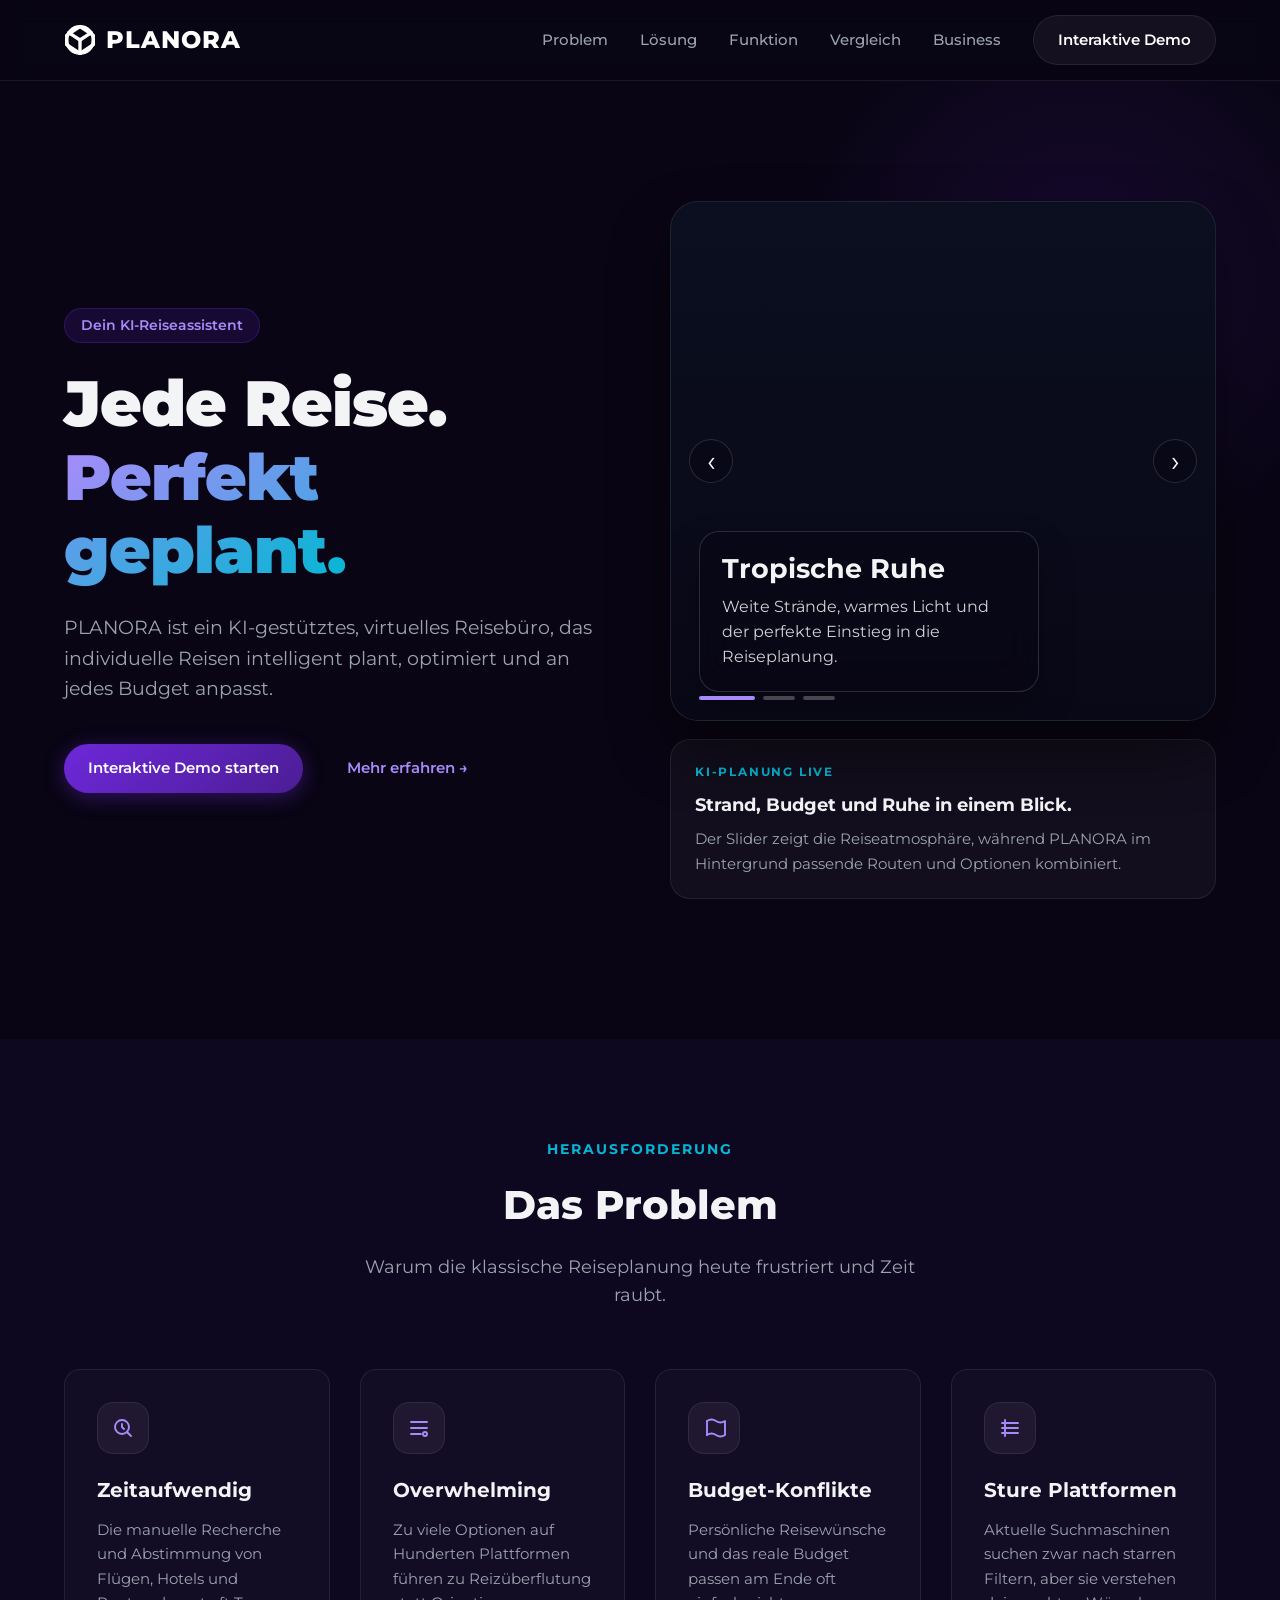
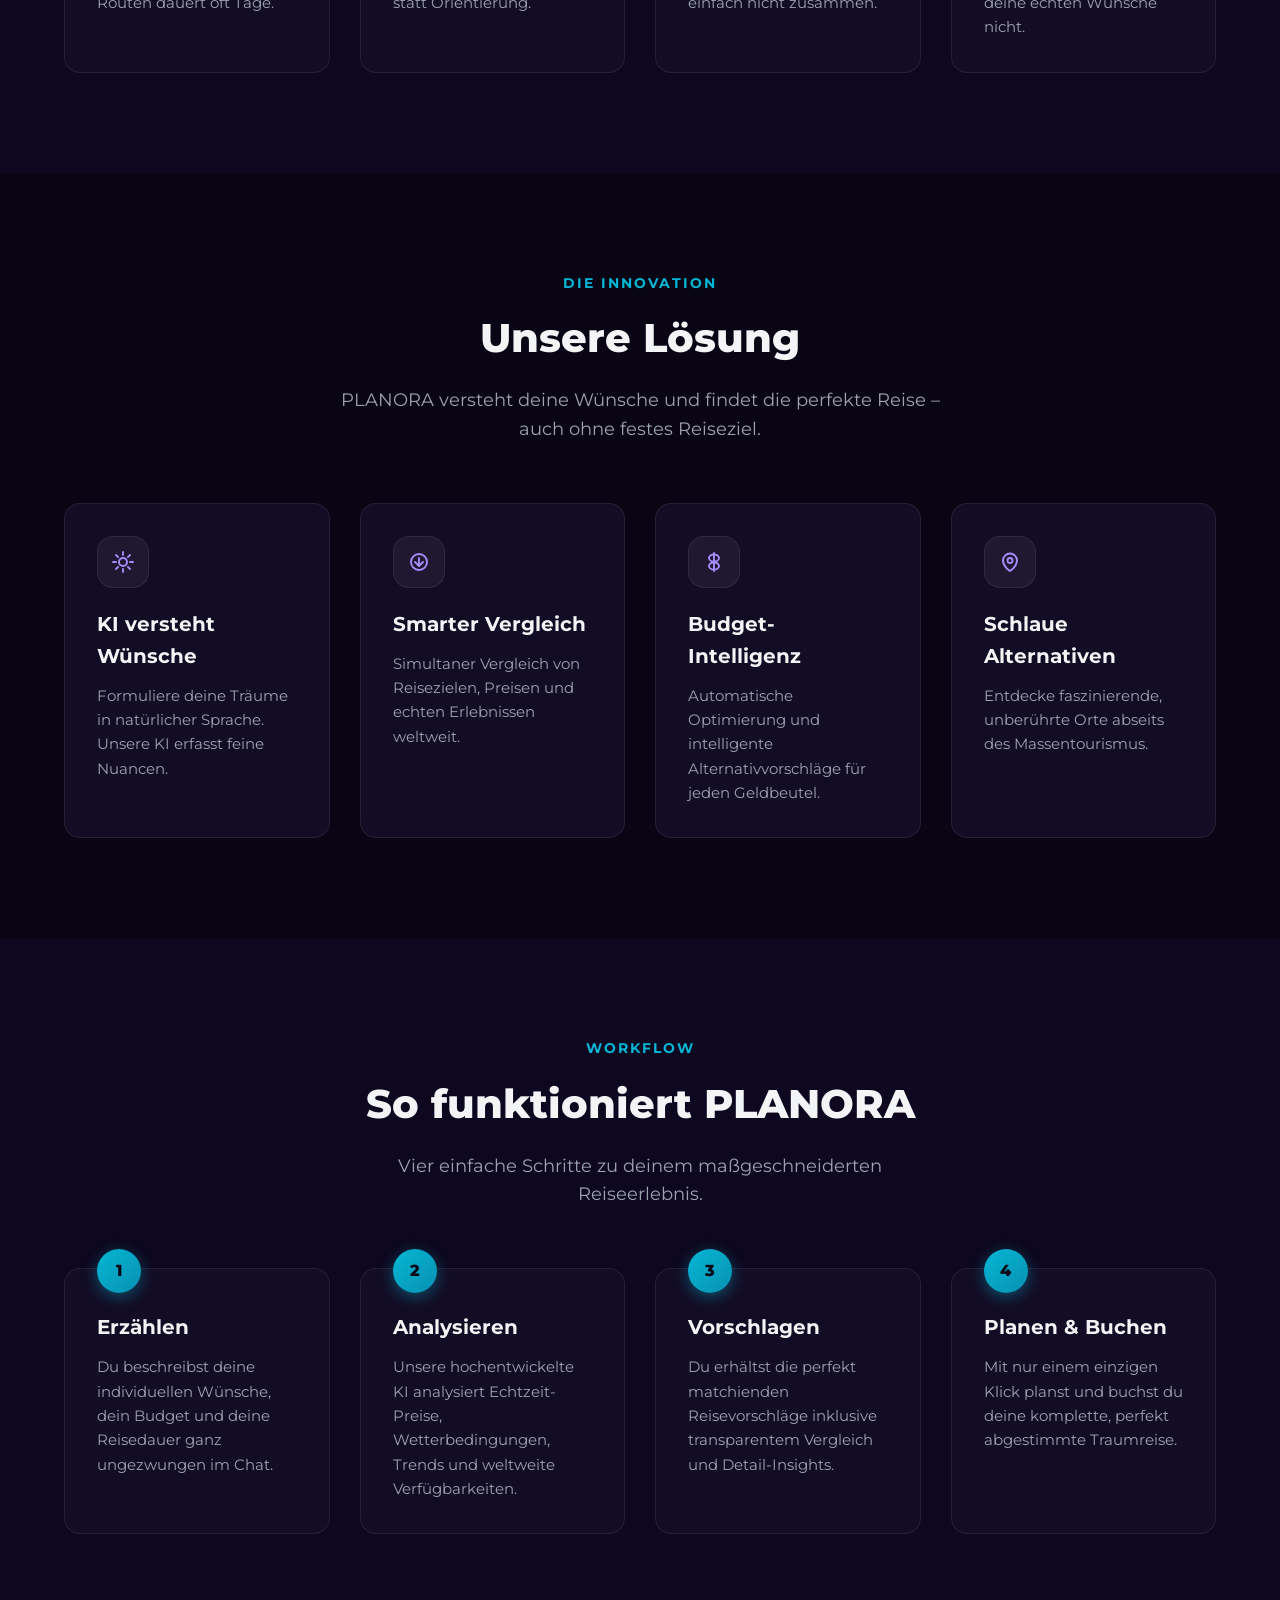
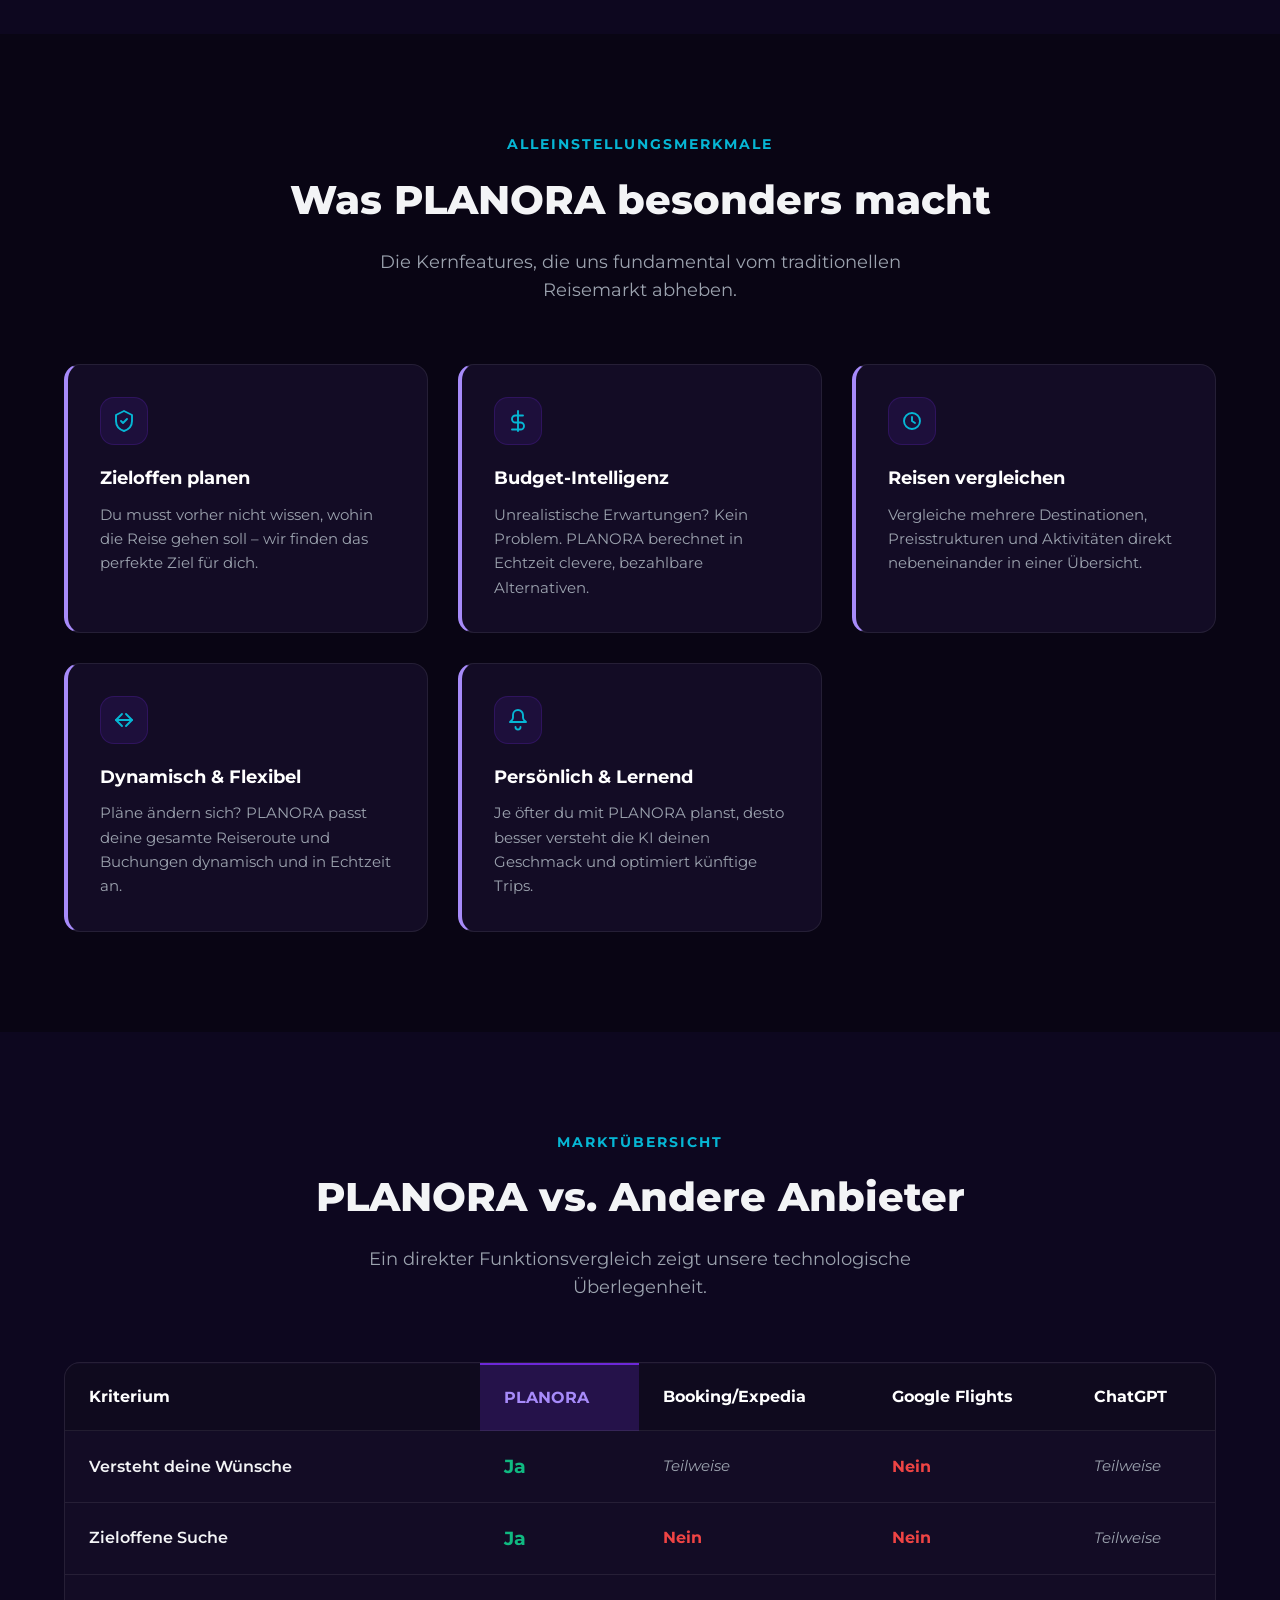
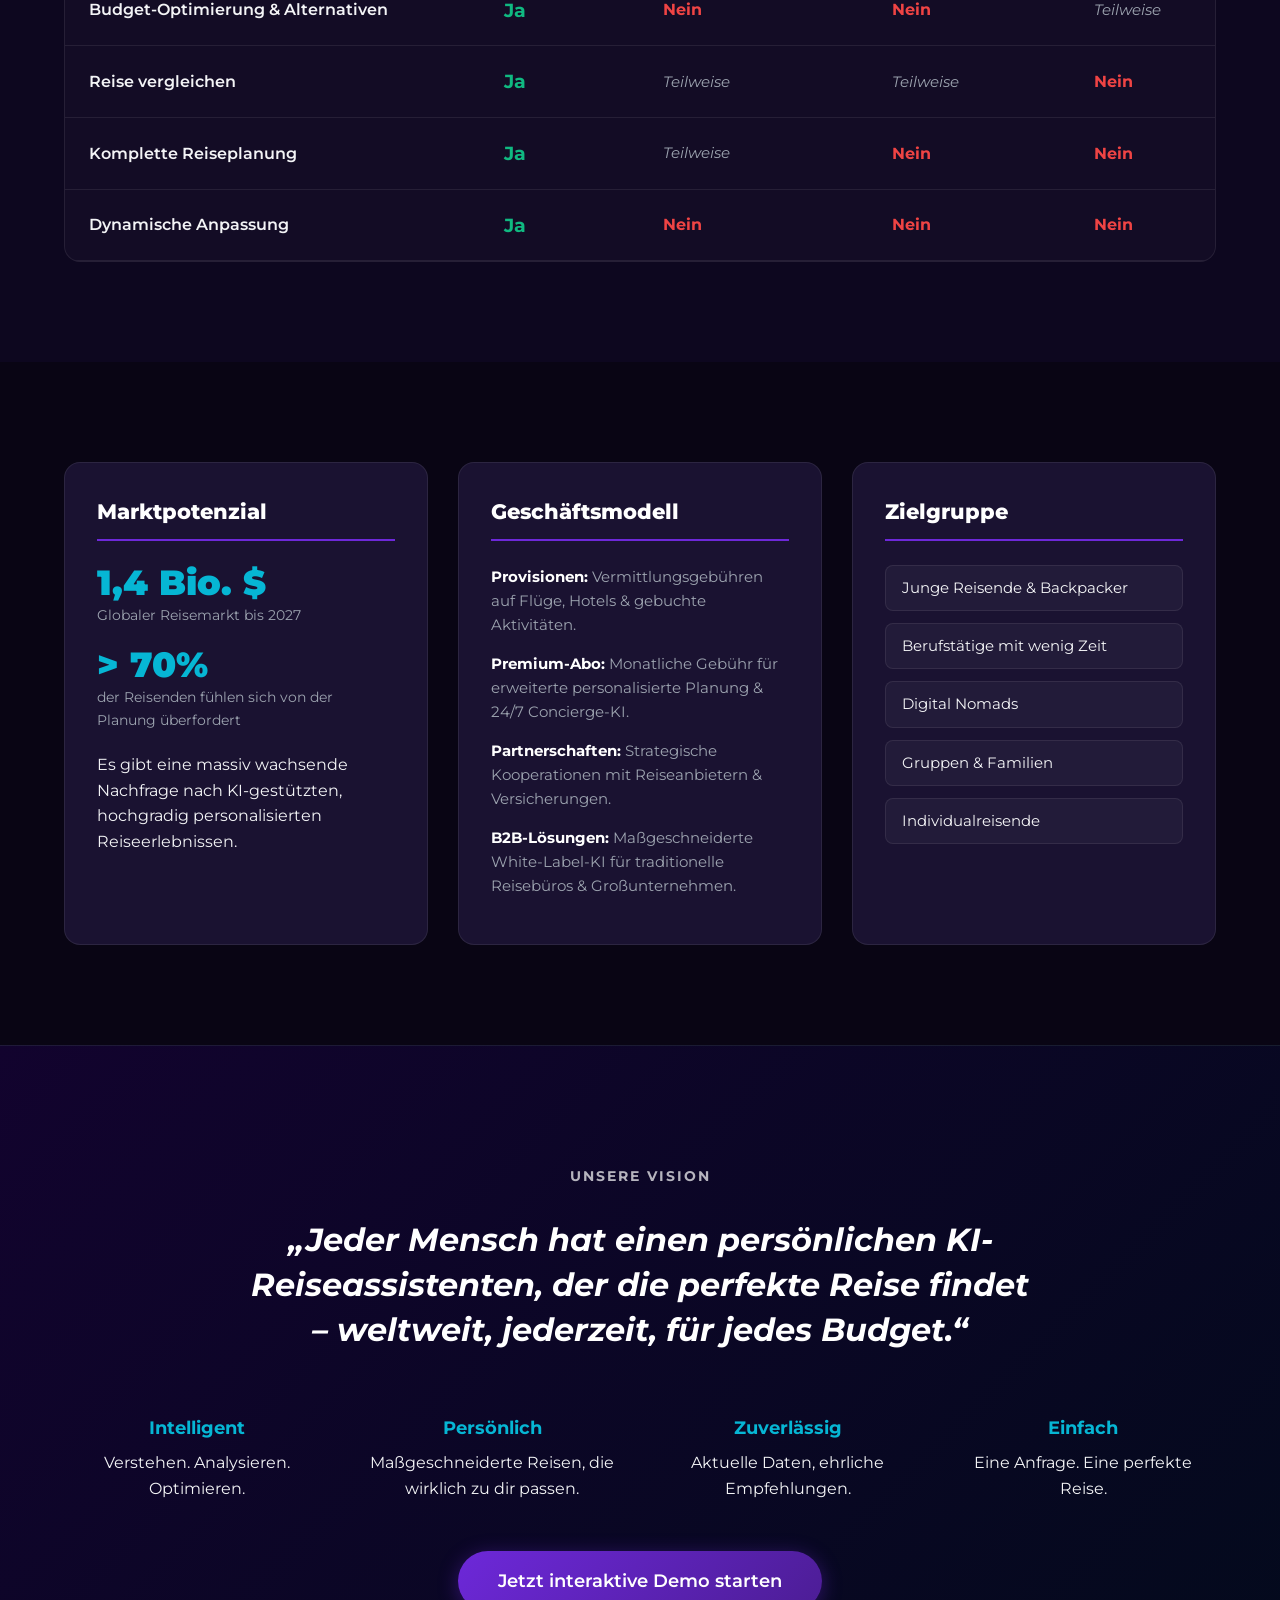
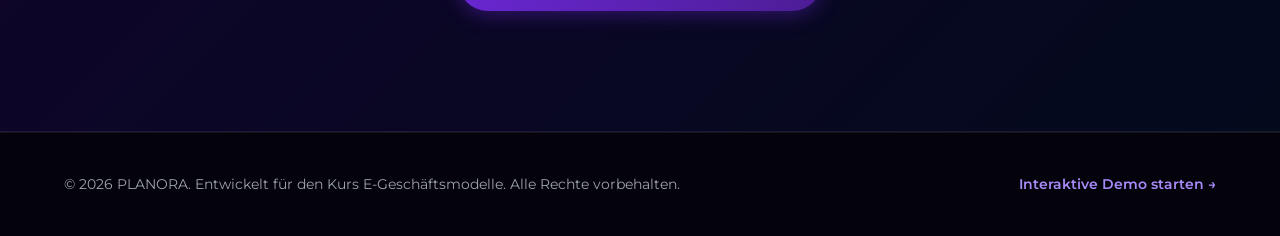
<file: index.html>
<!DOCTYPE html>
<html lang="de">
<head>
    <meta charset="UTF-8">
    <meta name="viewport" content="width=device-width, initial-scale=1.0">
    <title>PLANORA - Dein KI-Reiseassistent | Jede Reise. Perfekt geplant.</title>
    <link rel="stylesheet" href="css/style.css">
    <link href="https://fonts.googleapis.com/css2?family=Montserrat:wght@300;400;600;700&display=swap" rel="stylesheet">
    <script src="js/home.js" defer></script>
</head>
<body>

    <!-- Header / Navigation -->
    <header>
        <div class="container nav-container">
            <div class="logo">
                <svg width="32" height="32" viewBox="0 0 24 24" fill="none" stroke="currentColor" stroke-width="2.5" stroke-linecap="round" stroke-linejoin="round"><circle cx="12" cy="12" r="10"></circle><polygon points="12 2 22 8.5 22 15.5 12 22 2 15.5 2 8.5 12 2"></polygon><path d="M12 22V12"></path><path d="M12 12l8.5-5.5"></path><path d="M12 12L3.5 6.5"></path></svg>
                <span>PLANORA</span>
            </div>
            <nav>
                <a href="#problem">Problem</a>
                <a href="#loesung">Lösung</a>
                <a href="#funktionen">Funktion</a>
                <a href="#vergleich">Vergleich</a>
                <a href="#business">Business</a>
                <a href="demo.html" class="btn btn-secondary">Interaktive Demo</a>
            </nav>
        </div>
    </header>

    <!-- Hero Section -->
    <section class="hero">
        <div class="hero-glow"></div>
        <div class="container hero-container">
            <div class="hero-content">
                <div class="badge">Dein KI-Reiseassistent</div>
                <h1>Jede Reise.<br><span class="gradient-text">Perfekt geplant.</span></h1>
                <p>PLANORA ist ein KI-gestütztes, virtuelles Reisebüro, das individuelle Reisen intelligent plant, optimiert und an jedes Budget anpasst.</p>
                <div class="hero-actions">
                    <a href="demo.html" class="btn btn-primary">Interaktive Demo starten</a>
                    <a href="#funktionen" class="btn btn-link">Mehr erfahren &rarr;</a>
                </div>
            </div>
            <div class="hero-visual">
                <div class="hero-slider" aria-label="Beispielhafte Strand-Inspirationen">
                    <div class="hero-slide is-active" data-title="Tropische Ruhe" data-copy="Weite Strände, warmes Licht und der perfekte Einstieg in die Reiseplanung." style="background-image: linear-gradient(180deg, rgba(9,5,20,0.08), rgba(9,5,20,0.72)), url('https://images.unsplash.com/photo-1507525428034-b723cf961d3e?auto=format&fit=crop&w=1600&q=80');">
                    </div>
                    <div class="hero-slide" data-title="Klares Wasser" data-copy="Ein ruhiger Küstenmoment mit heller Brandung und entspannter Resort-Atmosphäre." style="background-image: linear-gradient(180deg, rgba(9,5,20,0.08), rgba(9,5,20,0.72)), url('https://images.unsplash.com/photo-1519046904884-53103b34b206?auto=format&fit=crop&w=1600&q=80');">
                    </div>
                    <div class="hero-slide" data-title="Goldene Abendküste" data-copy="Noch mehr Tiefe, mehr Licht und eine Bildwelt, die sich wie ein Reiseziel anfühlt." style="background-image: linear-gradient(180deg, rgba(9,5,20,0.08), rgba(9,5,20,0.72)), url('https://images.unsplash.com/photo-1500375592092-40eb2168fd21?auto=format&fit=crop&w=1600&q=80');">
                    </div>
                    <div class="hero-slide-content">
                        <h3 id="heroSlideTitle">Tropische Ruhe</h3>
                        <p id="heroSlideCopy">Weite Strände, warmes Licht und der perfekte Einstieg in die Reiseplanung.</p>
                    </div>
                    <button class="slider-control slider-prev" type="button" data-slider-prev aria-label="Vorheriges Bild">‹</button>
                    <button class="slider-control slider-next" type="button" data-slider-next aria-label="Nächstes Bild">›</button>
                    <div class="slider-dots" aria-label="Slider Navigation"></div>
                </div>
                <div class="hero-summary">
                    <span>KI-Planung live</span>
                    <strong>Strand, Budget und Ruhe in einem Blick.</strong>
                    <p>Der Slider zeigt die Reiseatmosphäre, während PLANORA im Hintergrund passende Routen und Optionen kombiniert.</p>
                </div>
            </div>
        </div>
    </section>

    <!-- Das Problem Section -->
    <section id="problem" class="section section-alt">
        <div class="container">
            <div class="section-header">
                <span class="section-tag">Herausforderung</span>
                <h2>Das Problem</h2>
                <p>Warum die klassische Reiseplanung heute frustriert und Zeit raubt.</p>
            </div>
            <div class="grid grid-4">
                <div class="card card-problem">
                    <div class="card-icon" aria-hidden="true">
                        <svg viewBox="0 0 24 24" fill="none" stroke="currentColor" stroke-width="1.9" stroke-linecap="round" stroke-linejoin="round"><circle cx="11" cy="11" r="7"></circle><path d="m20 20-3.5-3.5"></path><path d="M11 8v3l2 2"></path></svg>
                    </div>
                    <h3>Zeitaufwendig</h3>
                    <p>Die manuelle Recherche und Abstimmung von Flügen, Hotels und Routen dauert oft Tage.</p>
                </div>
                <div class="card card-problem">
                    <div class="card-icon" aria-hidden="true">
                        <svg viewBox="0 0 24 24" fill="none" stroke="currentColor" stroke-width="1.9" stroke-linecap="round" stroke-linejoin="round"><path d="M4 6h16"></path><path d="M4 12h16"></path><path d="M4 18h10"></path><circle cx="18" cy="18" r="2"></circle></svg>
                    </div>
                    <h3>Overwhelming</h3>
                    <p>Zu viele Optionen auf Hunderten Plattformen führen zu Reizüberflutung statt Orientierung.</p>
                </div>
                <div class="card card-problem">
                    <div class="card-icon" aria-hidden="true">
                        <svg viewBox="0 0 24 24" fill="none" stroke="currentColor" stroke-width="1.9" stroke-linecap="round" stroke-linejoin="round"><path d="M5 19V5"></path><path d="M5 19c3-2 6-2 9 0s6 2 9 0V5c-3 2-6 2-9 0s-6-2-9 0"></path></svg>
                    </div>
                    <h3>Budget-Konflikte</h3>
                    <p>Persönliche Reisewünsche und das reale Budget passen am Ende oft einfach nicht zusammen.</p>
                </div>
                <div class="card card-problem">
                    <div class="card-icon" aria-hidden="true">
                        <svg viewBox="0 0 24 24" fill="none" stroke="currentColor" stroke-width="1.9" stroke-linecap="round" stroke-linejoin="round"><path d="M4 7h16"></path><path d="M4 12h16"></path><path d="M4 17h16"></path><path d="M7 4v16"></path></svg>
                    </div>
                    <h3>Sture Plattformen</h3>
                    <p>Aktuelle Suchmaschinen suchen zwar nach starren Filtern, aber sie verstehen deine echten Wünsche nicht.</p>
                </div>
            </div>
        </div>
    </section>

    <!-- Unsere Lösung Section -->
    <section id="loesung" class="section">
        <div class="container">
            <div class="section-header">
                <span class="section-tag">Die Innovation</span>
                <h2>Unsere Lösung</h2>
                <p>PLANORA versteht deine Wünsche und findet die perfekte Reise – auch ohne festes Reiseziel.</p>
            </div>
            <div class="grid grid-4">
                <div class="card card-solution">
                    <div class="card-icon" aria-hidden="true">
                        <svg viewBox="0 0 24 24" fill="none" stroke="currentColor" stroke-width="1.9" stroke-linecap="round" stroke-linejoin="round"><path d="M12 2v3"></path><path d="M12 19v3"></path><path d="m4.9 4.9 2.1 2.1"></path><path d="m16.9 16.9 2.1 2.1"></path><path d="M2 12h3"></path><path d="M19 12h3"></path><path d="m4.9 19.1 2.1-2.1"></path><path d="m16.9 7.1 2.1-2.1"></path><circle cx="12" cy="12" r="4"></circle></svg>
                    </div>
                    <h3>KI versteht Wünsche</h3>
                    <p>Formuliere deine Träume in natürlicher Sprache. Unsere KI erfasst feine Nuancen.</p>
                </div>
                <div class="card card-solution">
                    <div class="card-icon" aria-hidden="true">
                        <svg viewBox="0 0 24 24" fill="none" stroke="currentColor" stroke-width="1.9" stroke-linecap="round" stroke-linejoin="round"><circle cx="12" cy="12" r="8"></circle><path d="M12 8v8"></path><path d="m8 12 4 4 4-4"></path></svg>
                    </div>
                    <h3>Smarter Vergleich</h3>
                    <p>Simultaner Vergleich von Reisezielen, Preisen und echten Erlebnissen weltweit.</p>
                </div>
                <div class="card card-solution">
                    <div class="card-icon" aria-hidden="true">
                        <svg viewBox="0 0 24 24" fill="none" stroke="currentColor" stroke-width="1.9" stroke-linecap="round" stroke-linejoin="round"><path d="M12 3v18"></path><path d="M7 8c0-2 2.2-3.5 5-3.5S17 6 17 8s-2.2 3.5-5 3.5S7 10 7 8Z"></path><path d="M7 16c0 2 2.2 3.5 5 3.5s5-1.5 5-3.5-2.2-3.5-5-3.5S7 14 7 16Z"></path></svg>
                    </div>
                    <h3>Budget-Intelligenz</h3>
                    <p>Automatische Optimierung und intelligente Alternativvorschläge für jeden Geldbeutel.</p>
                </div>
                <div class="card card-solution">
                    <div class="card-icon" aria-hidden="true">
                        <svg viewBox="0 0 24 24" fill="none" stroke="currentColor" stroke-width="1.9" stroke-linecap="round" stroke-linejoin="round"><path d="M12 21s7-4.4 7-10.5A7 7 0 1 0 5 10.5C5 16.6 12 21 12 21Z"></path><circle cx="12" cy="10.5" r="2.5"></circle></svg>
                    </div>
                    <h3>Schlaue Alternativen</h3>
                    <p>Entdecke faszinierende, unberührte Orte abseits des Massentourismus.</p>
                </div>
            </div>
        </div>
    </section>

    <!-- So funktioniert Planora Section -->
    <section id="funktionen" class="section section-alt">
        <div class="container">
            <div class="section-header">
                <span class="section-tag">Workflow</span>
                <h2>So funktioniert PLANORA</h2>
                <p>Vier einfache Schritte zu deinem maßgeschneiderten Reiseerlebnis.</p>
            </div>
            <div class="steps-container">
                <div class="step-item">
                    <div class="step-number">1</div>
                    <h3>Erzählen</h3>
                    <p>Du beschreibst deine individuellen Wünsche, dein Budget und deine Reisedauer ganz ungezwungen im Chat.</p>
                </div>
                <div class="step-item">
                    <div class="step-number">2</div>
                    <h3>Analysieren</h3>
                    <p>Unsere hochentwickelte KI analysiert Echtzeit-Preise, Wetterbedingungen, Trends und weltweite Verfügbarkeiten.</p>
                </div>
                <div class="step-item">
                    <div class="step-number">3</div>
                    <h3>Vorschlagen</h3>
                    <p>Du erhältst die perfekt matchienden Reisevorschläge inklusive transparentem Vergleich und Detail-Insights.</p>
                </div>
                <div class="step-item">
                    <div class="step-number">4</div>
                    <h3>Planen & Buchen</h3>
                    <p>Mit nur einem einzigen Klick planst und buchst du deine komplette, perfekt abgestimmte Traumreise.</p>
                </div>
            </div>
        </div>
    </section>

    <!-- Was PLANORA besonders macht -->
    <section class="section">
        <div class="container">
            <div class="section-header">
                <span class="section-tag">Alleinstellungsmerkmale</span>
                <h2>Was PLANORA besonders macht</h2>
                <p>Die Kernfeatures, die uns fundamental vom traditionellen Reisemarkt abheben.</p>
            </div>
            <div class="grid grid-3">
                <div class="card feature-box">
                    <div class="feature-icon" aria-hidden="true">
                        <svg viewBox="0 0 24 24" fill="none" stroke="currentColor" stroke-width="1.9" stroke-linecap="round" stroke-linejoin="round"><path d="M12 2 4 6v6c0 5 3.5 8.5 8 10 4.5-1.5 8-5 8-10V6l-8-4Z"></path><path d="m9 12 2 2 4-4"></path></svg>
                    </div>
                    <div class="feature-title">Zieloffen planen</div>
                    <p>Du musst vorher nicht wissen, wohin die Reise gehen soll – wir finden das perfekte Ziel für dich.</p>
                </div>
                <div class="card feature-box">
                    <div class="feature-icon" aria-hidden="true">
                        <svg viewBox="0 0 24 24" fill="none" stroke="currentColor" stroke-width="1.9" stroke-linecap="round" stroke-linejoin="round"><path d="M12 2v20"></path><path d="M17 6.5H9.5a3.5 3.5 0 0 0 0 7H14.5a3.5 3.5 0 0 1 0 7H6"></path></svg>
                    </div>
                    <div class="feature-title">Budget-Intelligenz</div>
                    <p>Unrealistische Erwartungen? Kein Problem. PLANORA berechnet in Echtzeit clevere, bezahlbare Alternativen.</p>
                </div>
                <div class="card feature-box">
                    <div class="feature-icon" aria-hidden="true">
                        <svg viewBox="0 0 24 24" fill="none" stroke="currentColor" stroke-width="1.9" stroke-linecap="round" stroke-linejoin="round"><circle cx="12" cy="12" r="8"></circle><path d="M12 8v4l3 2"></path></svg>
                    </div>
                    <div class="feature-title">Reisen vergleichen</div>
                    <p>Vergleiche mehrere Destinationen, Preisstrukturen und Aktivitäten direkt nebeneinander in einer Übersicht.</p>
                </div>
                <div class="card feature-box">
                    <div class="feature-icon" aria-hidden="true">
                        <svg viewBox="0 0 24 24" fill="none" stroke="currentColor" stroke-width="1.9" stroke-linecap="round" stroke-linejoin="round"><path d="M4 12h16"></path><path d="m14 6 6 6-6 6"></path><path d="m10 18-6-6 6-6"></path></svg>
                    </div>
                    <div class="feature-title">Dynamisch & Flexibel</div>
                    <p>Pläne ändern sich? PLANORA passt deine gesamte Reiseroute und Buchungen dynamisch und in Echtzeit an.</p>
                </div>
                <div class="card feature-box">
                    <div class="feature-icon" aria-hidden="true">
                        <svg viewBox="0 0 24 24" fill="none" stroke="currentColor" stroke-width="1.9" stroke-linecap="round" stroke-linejoin="round"><path d="M12 2a5 5 0 0 0-5 5v2.5c0 1-.4 2-1.1 2.7L4 14h16l-1.9-1.8A3.9 3.9 0 0 1 17 9.5V7a5 5 0 0 0-5-5Z"></path><path d="M9.5 19a2.5 2.5 0 0 0 5 0"></path></svg>
                    </div>
                    <div class="feature-title">Persönlich & Lernend</div>
                    <p>Je öfter du mit PLANORA planst, desto besser versteht die KI deinen Geschmack und optimiert künftige Trips.</p>
                </div>
            </div>
        </div>
    </section>

    <!-- Vergleichstabelle -->
    <section id="vergleich" class="section section-alt">
        <div class="container">
            <div class="section-header">
                <span class="section-tag">Marktübersicht</span>
                <h2>PLANORA vs. Andere Anbieter</h2>
                <p>Ein direkter Funktionsvergleich zeigt unsere technologische Überlegenheit.</p>
            </div>
            <div class="table-container">
                <table class="comparison-table">
                    <thead>
                        <tr>
                            <th>Kriterium</th>
                            <th class="highlight-col">PLANORA</th>
                            <th>Booking/Expedia</th>
                            <th>Google Flights</th>
                            <th>ChatGPT</th>
                        </tr>
                    </thead>
                    <tbody>
                        <tr>
                            <td class="feature-name">Versteht deine Wünsche</td>
                            <td class="check-yes">Ja</td>
                            <td class="check-partial">Teilweise</td>
                            <td class="check-no">Nein</td>
                            <td class="check-partial">Teilweise</td>
                        </tr>
                        <tr>
                            <td class="feature-name">Zieloffene Suche</td>
                            <td class="check-yes">Ja</td>
                            <td class="check-no">Nein</td>
                            <td class="check-no">Nein</td>
                            <td class="check-partial">Teilweise</td>
                        </tr>
                        <tr>
                            <td class="feature-name">Budget-Optimierung & Alternativen</td>
                            <td class="check-yes">Ja</td>
                            <td class="check-no">Nein</td>
                            <td class="check-no">Nein</td>
                            <td class="check-partial">Teilweise</td>
                        </tr>
                        <tr>
                            <td class="feature-name">Reise vergleichen</td>
                            <td class="check-yes">Ja</td>
                            <td class="check-partial">Teilweise</td>
                            <td class="check-partial">Teilweise</td>
                            <td class="check-no">Nein</td>
                        </tr>
                        <tr>
                            <td class="feature-name">Komplette Reiseplanung</td>
                            <td class="check-yes">Ja</td>
                            <td class="check-partial">Teilweise</td>
                            <td class="check-no">Nein</td>
                            <td class="check-no">Nein</td>
                        </tr>
                        <tr>
                            <td class="feature-name">Dynamische Anpassung</td>
                            <td class="check-yes">Ja</td>
                            <td class="check-no">Nein</td>
                            <td class="check-no">Nein</td>
                            <td class="check-no">Nein</td>
                        </tr>
                    </tbody>
                </table>
            </div>
        </div>
    </section>

    <!-- Markt, Geschäftsmodell & Zielgruppe -->
    <section id="business" class="section">
        <div class="container">
            <div class="grid grid-3">
                <!-- Marktpotenzial -->
                <div class="business-column">
                    <div class="column-header">Marktpotenzial</div>
                    <div class="stat-block">
                        <div class="stat-number">1,4 Bio. $</div>
                        <div class="stat-label">Globaler Reisemarkt bis 2027</div>
                    </div>
                    <div class="stat-block">
                        <div class="stat-number">> 70%</div>
                        <div class="stat-label">der Reisenden fühlen sich von der Planung überfordert</div>
                    </div>
                    <p class="business-text">Es gibt eine massiv wachsende Nachfrage nach KI-gestützten, hochgradig personalisierten Reiseerlebnissen.</p>
                </div>

                <!-- Geschäftsmodell -->
                <div class="business-column">
                    <div class="column-header">Geschäftsmodell</div>
                    <ul class="business-list">
                        <li><strong>Provisionen:</strong> Vermittlungsgebühren auf Flüge, Hotels & gebuchte Aktivitäten.</li>
                        <li><strong>Premium-Abo:</strong> Monatliche Gebühr für erweiterte personalisierte Planung & 24/7 Concierge-KI.</li>
                        <li><strong>Partnerschaften:</strong> Strategische Kooperationen mit Reiseanbietern & Versicherungen.</li>
                        <li><strong>B2B-Lösungen:</strong> Maßgeschneiderte White-Label-KI für traditionelle Reisebüros & Großunternehmen.</li>
                    </ul>
                </div>

                <!-- Zielgruppe -->
                <div class="business-column">
                    <div class="column-header">Zielgruppe</div>
                    <div class="tag-container">
                        <span class="target-tag">Junge Reisende & Backpacker</span>
                        <span class="target-tag">Berufstätige mit wenig Zeit</span>
                        <span class="target-tag">Digital Nomads</span>
                        <span class="target-tag">Gruppen & Familien</span>
                        <span class="target-tag">Individualreisende</span>
                    </div>
                </div>
            </div>
        </div>
    </section>

    <!-- Vision Section -->
    <section class="vision-section">
        <div class="container text-center">
            <span class="section-tag" style="color: rgba(255,255,255,0.7)">Unsere Vision</span>
            <blockquote class="vision-quote">
                „Jeder Mensch hat einen persönlichen KI-Reiseassistenten, der die perfekte Reise findet – weltweit, jederzeit, für jedes Budget.“
            </blockquote>
            <div class="grid grid-4 vision-pillars">
                <div>
                    <h4>Intelligent</h4>
                    <p>Verstehen. Analysieren. Optimieren.</p>
                </div>
                <div>
                    <h4>Persönlich</h4>
                    <p>Maßgeschneiderte Reisen, die wirklich zu dir passen.</p>
                </div>
                <div>
                    <h4>Zuverlässig</h4>
                    <p>Aktuelle Daten, ehrliche Empfehlungen.</p>
                </div>
                <div>
                    <h4>Einfach</h4>
                    <p>Eine Anfrage. Eine perfekte Reise.</p>
                </div>
            </div>
            <div style="margin-top: 50px;">
                <a href="demo.html" class="btn btn-primary btn-large">Jetzt interaktive Demo starten</a>
            </div>
        </div>
    </section>

    <!-- Footer -->
    <footer>
        <div class="container footer-container">
            <p>&copy; 2026 PLANORA. Entwickelt für den Kurs E-Geschäftsmodelle. Alle Rechte vorbehalten.</p>
            <div>
                <a href="demo.html" style="color: var(--primary-light); text-decoration: none; font-weight: 600;">Interaktive Demo starten &rarr;</a>
            </div>
        </div>
    </footer>

</body>
</html>
</file>
<file: css/style.css>
/* Premium AI Modern Dark/Purple Aesthetics Theme */
:root {
    --bg-dark: #090514;
    --bg-card: #130c25;
    --bg-card-alt: #1a1231;
    --bg-light: #f9f8fc;
    --primary: #6d28d9;
    --primary-light: #a78bfa;
    --accent: #06b6d4;
    --text-main: #f3f4f6;
    --text-muted: #9ca3af;
    --border-color: rgba(255, 255, 255, 0.08);
}

* {
    box-sizing: border-box;
    margin: 0;
    padding: 0;
    font-family: 'Montserrat', system-ui, -apple-system, sans-serif;
    scroll-behavior: smooth;
}

body {
    background-color: var(--bg-dark);
    color: var(--text-main);
    line-height: 1.6;
    overflow-x: hidden;
}

.container {
    width: 100%;
    max-width: 1200px;
    margin: 0 auto;
    padding: 0 24px;
}

.text-center { text-align: center; }

/* Navigation */
header {
    background: rgba(9, 5, 20, 0.8);
    backdrop-filter: blur(12px);
    border-bottom: 1px solid var(--border-color);
    position: sticky;
    top: 0;
    z-index: 1000;
}

.nav-container {
    display: flex;
    justify-content: space-between;
    align-items: center;
    height: 80px;
}

.logo {
    display: flex;
    align-items: center;
    gap: 10px;
    font-size: 1.5rem;
    font-weight: 800;
    letter-spacing: 1px;
    color: #fff;
}
.logo stroke { color: var(--primary-light); }

nav {
    display: flex;
    align-items: center;
    gap: 32px;
}

nav a {
    color: var(--text-muted);
    text-decoration: none;
    font-size: 0.95rem;
    font-weight: 500;
    transition: color 0.3s;
}

nav a:hover {
    color: #fff;
}

/* Buttons */
.btn {
    display: inline-flex;
    align-items: center;
    justify-content: center;
    padding: 12px 24px;
    border-radius: 30px;
    font-size: 0.95rem;
    font-weight: 600;
    text-decoration: none;
    transition: all 0.3s;
    cursor: pointer;
    border: none;
}

.btn-primary {
    background: linear-gradient(135deg, var(--primary) 0%, #4c1d95 100%);
    color: #fff;
    box-shadow: 0 4px 20px rgba(109, 40, 217, 0.4);
}

.btn-primary:hover {
    transform: translateY(-2px);
    box-shadow: 0 6px 24px rgba(109, 40, 217, 0.6);
}

.btn-secondary {
    background: rgba(255, 255, 255, 0.05);
    color: #fff;
    border: 1px solid var(--border-color);
}

.btn-secondary:hover {
    background: rgba(255, 255, 255, 0.1);
}

.btn-link {
    color: var(--primary-light);
}
.btn-link:hover { color: #fff; }

.btn-large {
    padding: 16px 40px;
    font-size: 1.1rem;
}

/* Hero Section */
.hero {
    position: relative;
    padding: 120px 0 140px 0;
    overflow: hidden;
}

.hero-glow {
    position: absolute;
    width: 600px;
    height: 600px;
    background: radial-gradient(circle, rgba(109,40,217,0.15) 0%, rgba(0,0,0,0) 70%);
    top: -100px;
    right: -100px;
    z-index: 0;
}

.hero-container {
    display: flex;
    align-items: center;
    gap: 60px;
    position: relative;
    z-index: 1;
}

.hero-content {
    flex: 1;
}

.badge {
    display: inline-block;
    padding: 6px 16px;
    background: rgba(109, 40, 217, 0.15);
    border: 1px solid rgba(109, 40, 217, 0.3);
    color: var(--primary-light);
    border-radius: 20px;
    font-size: 0.85rem;
    font-weight: 600;
    margin-bottom: 24px;
}

.hero h1 {
    font-size: 4rem;
    line-height: 1.15;
    font-weight: 900;
    letter-spacing: -1px;
    margin-bottom: 24px;
}

.gradient-text {
    background: linear-gradient(135deg, #a78bfa 0%, #06b6d4 100%);
    -webkit-background-clip: text;
    -webkit-text-fill-color: transparent;
}

.hero p {
    font-size: 1.2rem;
    color: var(--text-muted);
    margin-bottom: 40px;
    max-width: 540px;
}

.hero-actions {
    display: flex;
    align-items: center;
    gap: 20px;
}

/* Mockup Presentation Box */
.hero-visual {
    flex: 1;
    display: flex;
    flex-direction: column;
    gap: 18px;
}

.hero-slider {
    position: relative;
    width: 100%;
    min-height: 520px;
    border-radius: 28px;
    overflow: hidden;
    border: 1px solid rgba(255,255,255,0.08);
    box-shadow: 0 30px 60px rgba(0,0,0,0.45);
    background: #0b1020;
}

.hero-slide {
    position: absolute;
    inset: 0;
    background-size: cover;
    background-position: center;
    opacity: 0;
    transform: scale(1.02);
    transition: opacity 0.7s ease, transform 0.9s ease;
}

.hero-slide.is-active {
    opacity: 1;
    transform: scale(1);
}

.hero-slide-content {
    position: absolute;
    left: 28px;
    right: 28px;
    bottom: 28px;
    z-index: 2;
    max-width: 340px;
    padding: 22px;
    border-radius: 20px;
    background: rgba(9, 5, 20, 0.42);
    border: 1px solid rgba(255,255,255,0.14);
    backdrop-filter: blur(18px);
    box-shadow: 0 18px 36px rgba(0,0,0,0.28);
}

.slider-kicker {
    display: inline-block;
    margin-bottom: 10px;
    font-size: 0.74rem;
    text-transform: uppercase;
    letter-spacing: 1.8px;
    color: var(--primary-light);
    font-weight: 700;
}

.hero-slide-content h3 {
    font-size: 1.7rem;
    line-height: 1.1;
    margin-bottom: 10px;
}

.hero-slide-content p {
    color: rgba(255,255,255,0.82);
    font-size: 0.98rem;
    margin: 0;
    max-width: none;
}

.slider-control {
    position: absolute;
    top: 50%;
    transform: translateY(-50%);
    width: 44px;
    height: 44px;
    border-radius: 50%;
    border: 1px solid rgba(255,255,255,0.14);
    background: rgba(9, 5, 20, 0.45);
    color: #fff;
    font-size: 1.8rem;
    line-height: 1;
    cursor: pointer;
    z-index: 3;
    backdrop-filter: blur(10px);
    transition: transform 0.25s ease, background 0.25s ease;
}

.slider-control:hover {
    background: rgba(109, 40, 217, 0.7);
    transform: translateY(-50%) scale(1.05);
}

.slider-prev { left: 18px; }
.slider-next { right: 18px; }

.slider-dots {
    position: absolute;
    left: 28px;
    right: 28px;
    bottom: 20px;
    display: flex;
    gap: 8px;
    z-index: 3;
}

.slider-dot {
    width: 32px;
    height: 4px;
    border: none;
    border-radius: 999px;
    background: rgba(255,255,255,0.26);
    cursor: pointer;
    transition: width 0.25s ease, background 0.25s ease;
}

.slider-dot.is-active {
    width: 56px;
    background: var(--primary-light);
}

.hero-summary {
    padding: 22px 24px;
    border-radius: 20px;
    background: rgba(255,255,255,0.04);
    border: 1px solid rgba(255,255,255,0.08);
}

.hero-summary span {
    display: block;
    color: var(--accent);
    font-size: 0.78rem;
    font-weight: 700;
    letter-spacing: 1.8px;
    text-transform: uppercase;
    margin-bottom: 8px;
}

.hero-summary strong {
    display: block;
    font-size: 1.15rem;
    margin-bottom: 8px;
}

.hero-summary p {
    margin: 0;
    font-size: 0.95rem;
    color: var(--text-muted);
    max-width: none;
}

.mockup-container {
    width: 100%;
    max-width: 460px;
    background: var(--bg-card);
    border: 1px solid var(--border-color);
    border-radius: 16px;
    overflow: hidden;
    box-shadow: 0 30px 60px rgba(0,0,0,0.4);
}

.mockup-header {
    background: rgba(0,0,0,0.2);
    padding: 12px 20px;
    display: flex;
    gap: 8px;
    border-bottom: 1px solid var(--border-color);
}

.mockup-header .dot {
    width: 10px;
    height: 10px;
    border-radius: 50%;
    background: rgba(255,255,255,0.2);
}

.mockup-body {
    padding: 24px;
    display: flex;
    flex-direction: column;
    gap: 16px;
}

.chat-bubble {
    padding: 12px 16px;
    border-radius: 14px;
    font-size: 0.9rem;
    max-width: 85%;
}

.chat-bubble.user {
    background: var(--primary);
    color: #fff;
    align-self: flex-end;
    border-bottom-right-radius: 2px;
}

.chat-bubble.bot {
    background: var(--bg-card-alt);
    color: var(--text-main);
    align-self: flex-start;
    border-bottom-left-radius: 2px;
    border: 1px solid rgba(255,255,255,0.05);
}

.mini-card {
    background: rgba(255,255,255,0.05);
    padding: 8px 12px;
    border-radius: 8px;
    margin-top: 8px;
    font-size: 0.85rem;
    border-left: 3px solid var(--accent);
}

/* Sections Structure */
.section {
    padding: 100px 0;
}

.section-alt {
    background-color: #0d071f;
}

.section-header {
    text-align: center;
    margin-bottom: 60px;
}

.section-tag {
    color: var(--accent);
    font-size: 0.85rem;
    font-weight: 700;
    text-transform: uppercase;
    letter-spacing: 2px;
    display: block;
    margin-bottom: 12px;
}

.section-header h2 {
    font-size: 2.5rem;
    font-weight: 800;
    margin-bottom: 16px;
}

.section-header p {
    color: var(--text-muted);
    font-size: 1.1rem;
    max-width: 600px;
    margin: 0 auto;
}

/* Grids & Cards */
.grid {
    display: grid;
    gap: 30px;
}

.grid-4 { grid-template-columns: repeat(4, 1fr); }
.grid-3 { grid-template-columns: repeat(3, 1fr); }

@media (max-width: 1024px) {
    .grid-4, .grid-3 { grid-template-columns: repeat(2, 1fr); }
    .hero-container { flex-direction: column; text-align: center; }
    .hero-actions { justify-content: center; }
    .hero-slide-content { left: 20px; right: 20px; bottom: 20px; }
}
@media (max-width: 640px) {
    .grid-4, .grid-3 { grid-template-columns: 1fr; }
    .hero h1 { font-size: 2.8rem; }
    nav { display: none; }
    .hero-slider { min-height: 420px; }
    .hero-slide-content { max-width: none; }
    .slider-control { width: 40px; height: 40px; }
}

.card {
    background: var(--bg-card);
    border: 1px solid var(--border-color);
    padding: 32px;
    border-radius: 16px;
    transition: all 0.3s;
}

.card:hover {
    transform: translateY(-5px);
    border-color: rgba(109, 40, 217, 0.3);
    box-shadow: 0 10px 30px rgba(0,0,0,0.3);
}

.card-icon {
    width: 52px;
    height: 52px;
    border-radius: 16px;
    display: inline-flex;
    align-items: center;
    justify-content: center;
    margin-bottom: 20px;
    background: rgba(255,255,255,0.05);
    border: 1px solid rgba(255,255,255,0.08);
    color: var(--primary-light);
}

.card-icon svg,
.feature-icon svg {
    width: 24px;
    height: 24px;
}

.feature-icon {
    width: 48px;
    height: 48px;
    border-radius: 14px;
    display: inline-flex;
    align-items: center;
    justify-content: center;
    margin-bottom: 18px;
    background: rgba(109, 40, 217, 0.12);
    border: 1px solid rgba(109, 40, 217, 0.22);
    color: var(--accent);
}

.card h3 {
    font-size: 1.25rem;
    font-weight: 700;
    margin-bottom: 12px;
}

.card p {
    color: var(--text-muted);
    font-size: 0.95rem;
}

/* Steps System */
.steps-container {
    display: grid;
    grid-template-columns: repeat(4, 1fr);
    gap: 30px;
    position: relative;
}

@media (max-width: 1024px) {
    .steps-container { grid-template-columns: repeat(2, 1fr); }
}
@media (max-width: 640px) {
    .steps-container { grid-template-columns: 1fr; }
}

.step-item {
    position: relative;
    background: var(--bg-card);
    padding: 32px;
    border-radius: 16px;
    border: 1px solid var(--border-color);
}

.step-number {
    position: absolute;
    top: -20px;
    left: 32px;
    width: 44px;
    height: 44px;
    background: linear-gradient(135deg, var(--accent) 0%, #0891b2 100%);
    border-radius: 50%;
    display: flex;
    align-items: center;
    justify-content: center;
    font-weight: 800;
    color: var(--bg-dark);
    box-shadow: 0 4px 15px rgba(6, 182, 212, 0.4);
}

.step-item h3 {
    margin-top: 10px;
    margin-bottom: 12px;
    font-size: 1.25rem;
}
.step-item p {
    color: var(--text-muted);
    font-size: 0.95rem;
}

/* Feature boxes */
.feature-box {
    border-left: 4px solid var(--primary-light);
}
.feature-title {
    font-weight: 700;
    font-size: 1.15rem;
    margin-bottom: 10px;
    color: #fff;
}

/* Modern Comparison Matrix Table */
.table-container {
    overflow-x: auto;
    background: var(--bg-card);
    border: 1px solid var(--border-color);
    border-radius: 16px;
}

.comparison-table {
    width: 100%;
    border-collapse: collapse;
    text-align: left;
}

.comparison-table th, .comparison-table td {
    padding: 20px 24px;
    border-bottom: 1px solid var(--border-color);
}

.comparison-table th {
    background: rgba(0,0,0,0.2);
    font-weight: 700;
    color: #fff;
}

.comparison-table th.highlight-col {
    background: rgba(109, 40, 217, 0.2);
    color: var(--primary-light);
    border-top: 2px solid var(--primary);
}

.comparison-table td.feature-name {
    font-weight: 600;
}

.check-yes { color: #10b981; font-weight: bold; font-size: 1.2rem; }
.check-partial { color: var(--text-muted); font-style: italic; font-size: 0.95rem;}
.check-no { color: #ef4444; font-weight: bold; }

/* Business Column Details */
.business-column {
    background: var(--bg-card-alt);
    padding: 32px;
    border-radius: 16px;
    border: 1px solid var(--border-color);
}

.column-header {
    font-size: 1.3rem;
    font-weight: 800;
    margin-bottom: 24px;
    color: #fff;
    border-bottom: 2px solid var(--primary);
    padding-bottom: 10px;
}

.stat-block {
    margin-bottom: 20px;
}
.stat-number {
    font-size: 2.2rem;
    font-weight: 900;
    color: var(--accent);
    line-height: 1;
}
.stat-label {
    font-size: 0.9rem;
    color: var(--text-muted);
    margin-top: 4px;
}

.business-list {
    list-style: none;
}
.business-list li {
    margin-bottom: 14px;
    font-size: 0.95rem;
    color: var(--text-muted);
}
.business-list li strong {
    color: #fff;
}

.tag-container {
    display: flex;
    flex-direction: column;
    gap: 12px;
}
.target-tag {
    background: rgba(255,255,255,0.04);
    padding: 10px 16px;
    border-radius: 8px;
    border: 1px solid var(--border-color);
    font-size: 0.95rem;
}

/* Vision Block Section */
.vision-section {
    background: linear-gradient(135deg, #12032e 0%, #030a1c 100%);
    padding: 120px 0;
    border-top: 1px solid var(--border-color);
    border-bottom: 1px solid var(--border-color);
}

.vision-quote {
    font-size: 2rem;
    font-weight: 700;
    font-style: italic;
    max-width: 800px;
    margin: 30px auto 60px auto;
    line-height: 1.4;
    color: #fff;
}

.vision-pillars h4 {
    color: var(--accent);
    font-size: 1.15rem;
    margin-bottom: 8px;
}

/* Footer Section */
footer {
    background: #04020a;
    padding: 40px 0;
    font-size: 0.9rem;
    color: var(--text-muted);
    border-top: 1px solid var(--border-color);
}
.footer-container {
    display: flex;
    justify-content: space-between;
    align-items: center;
}
@media (max-width: 640px) {
    .footer-container { flex-direction: column; gap: 16px; text-align: center; }
}
</file>
